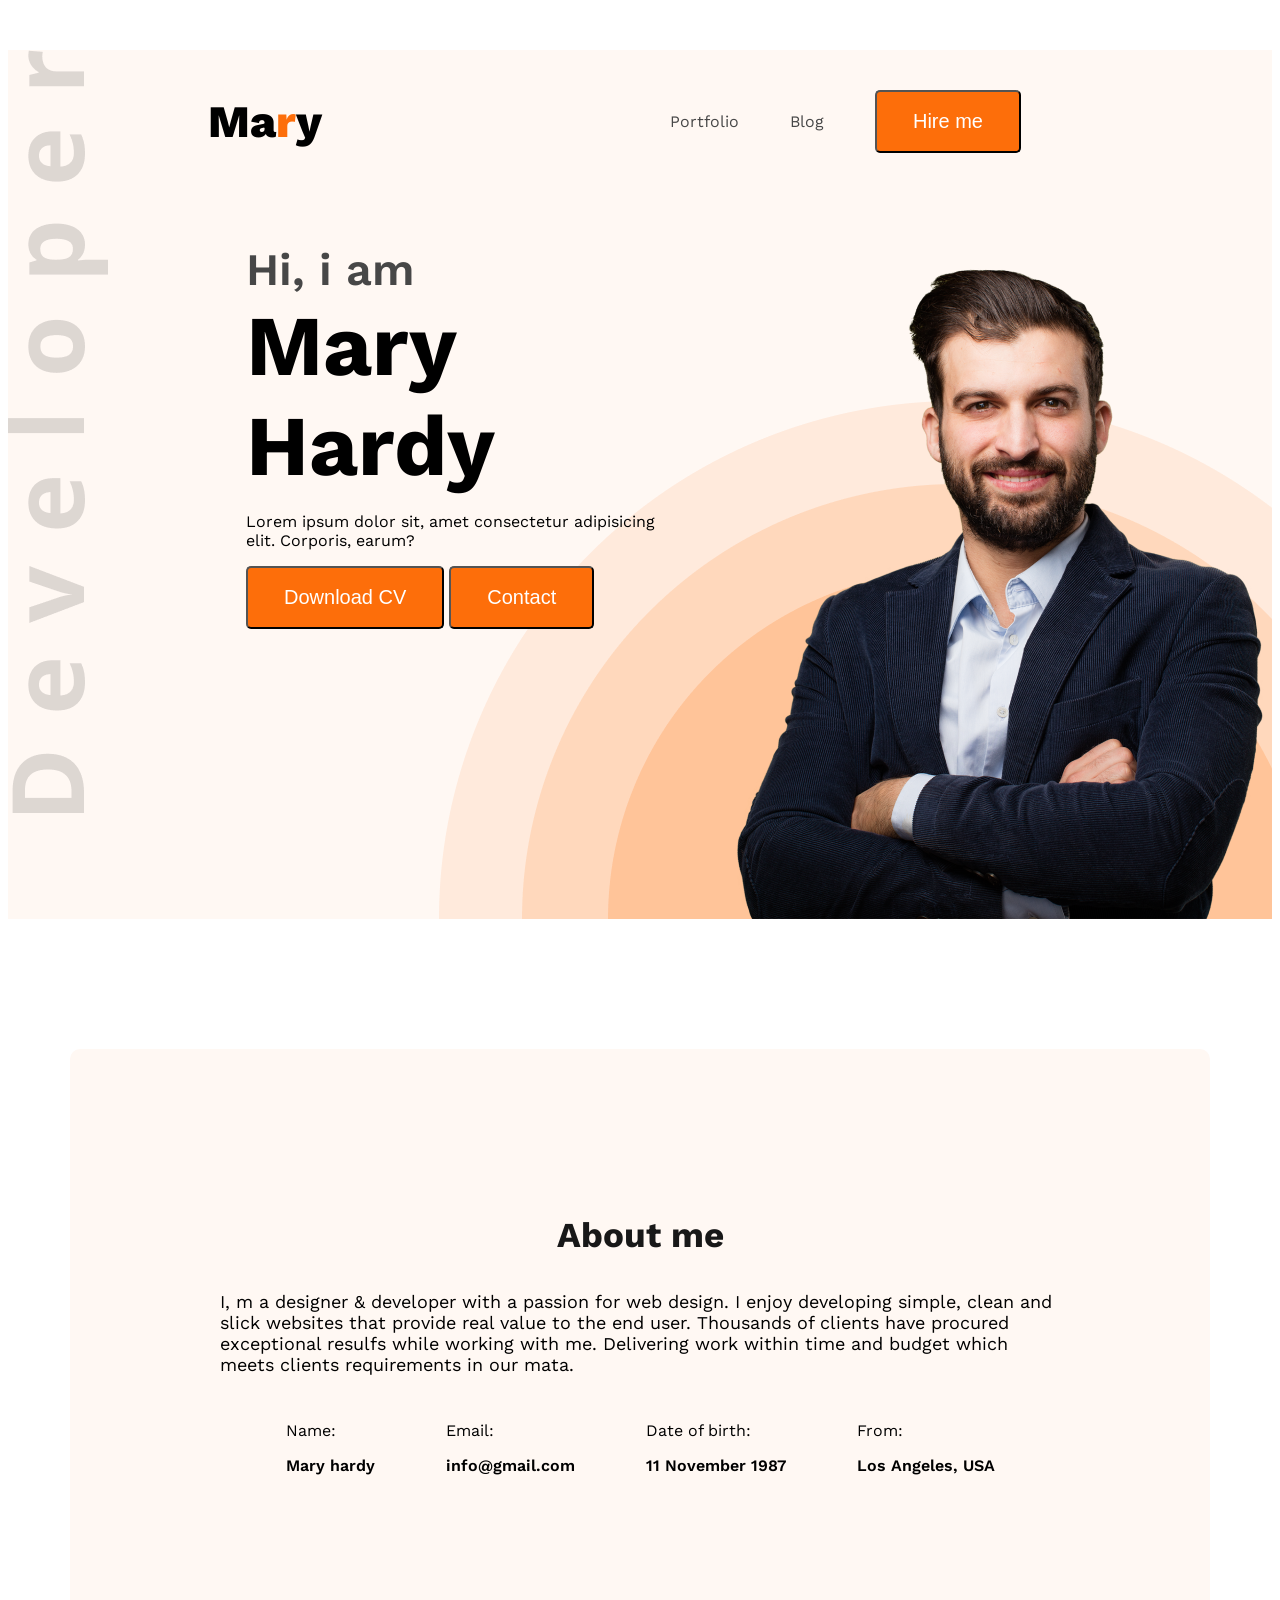
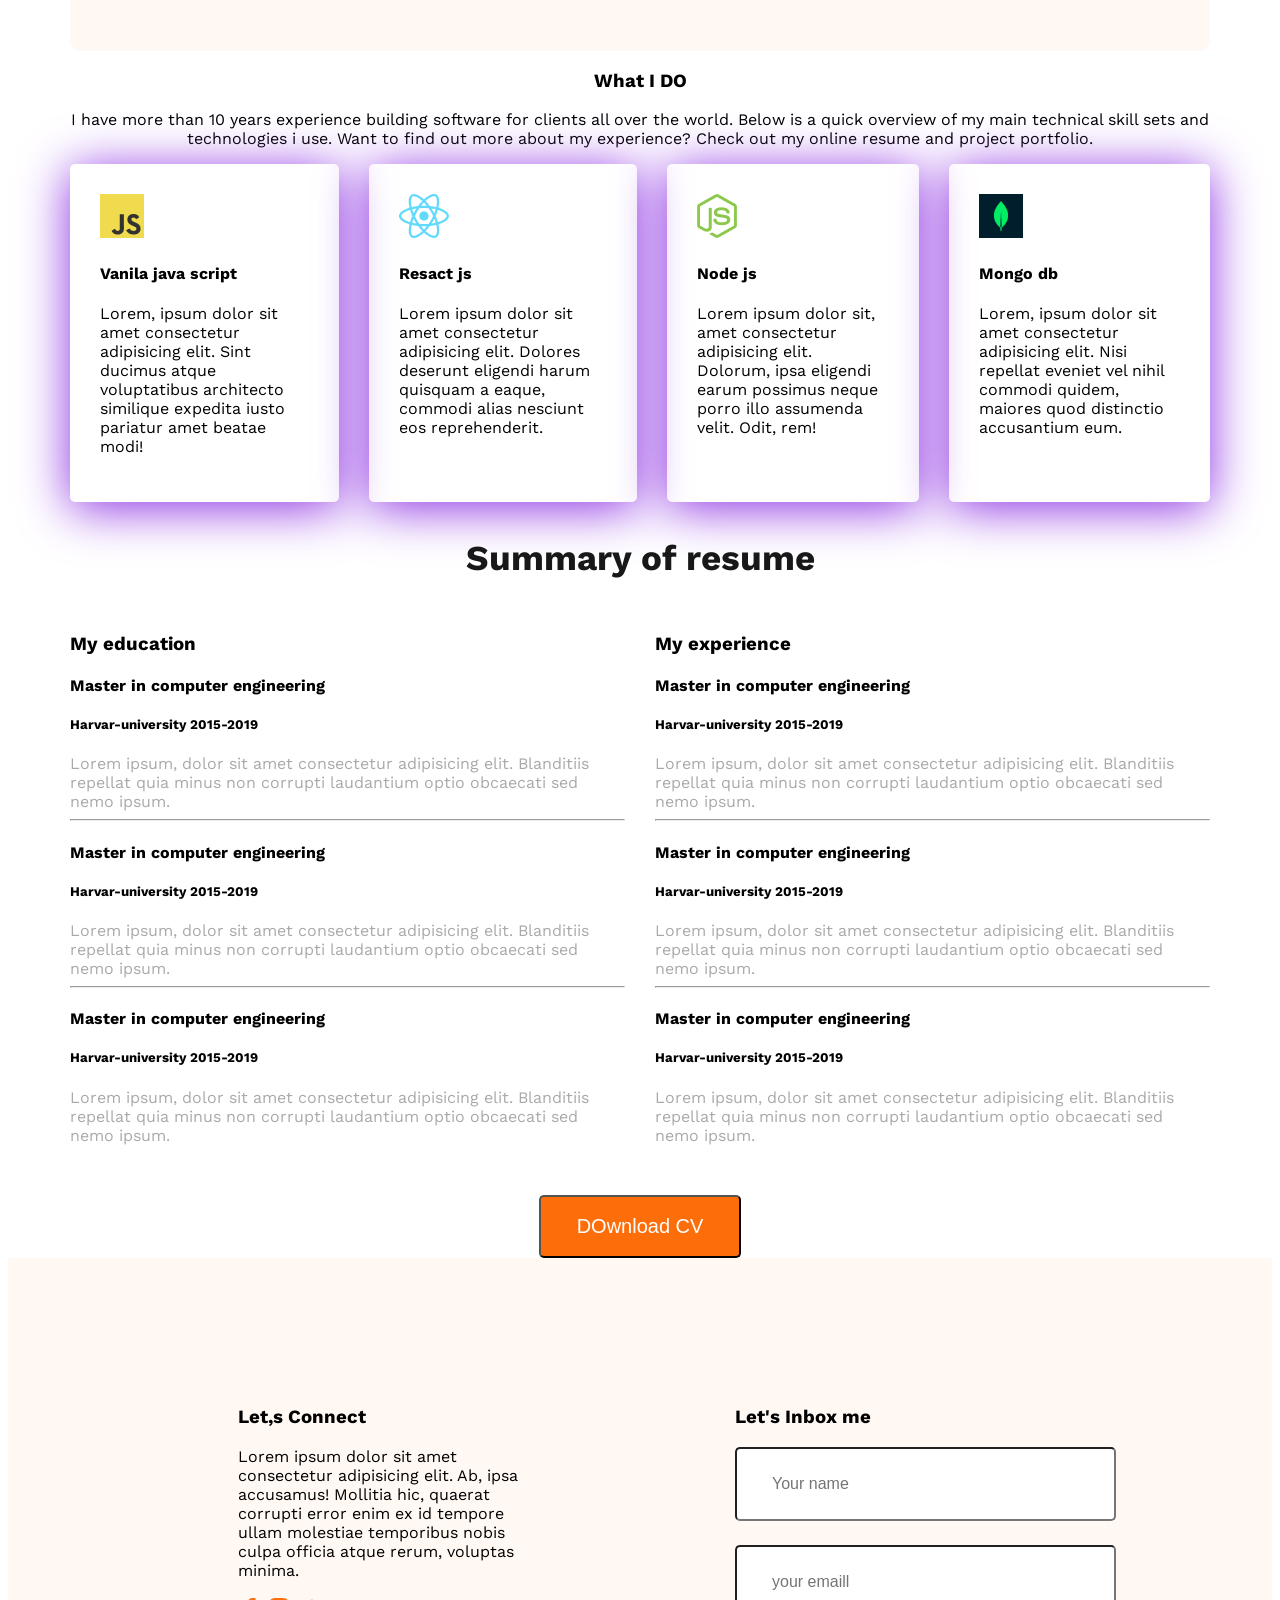
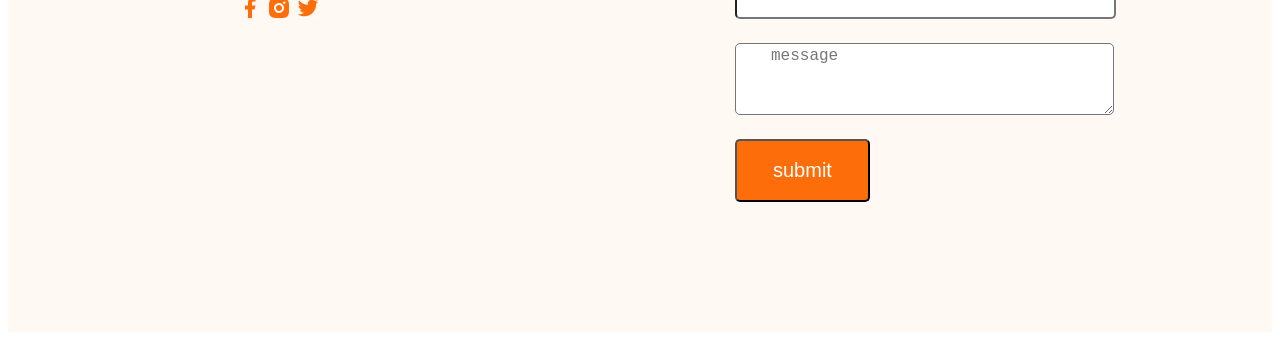
<file: index.html>
<!DOCTYPE html>
<html lang="en">
<head>
    <meta charset="UTF-8">
    <meta name="viewport" content="width=device-width, initial-scale=1.0">
    <title>Practice task</title>
 
  <link rel="stylesheet" href="styles/practice.css">
</head>
<body class="work-sans-normal">
 <header class="secondary-bg">
<nav>
    <h3 class="nav-title">Ma<span class="text-primary">r</span>y</h3>
    <ul>
        <li><a class="dark-2" href="">Portfolio</a></li>
        <li><a class="dark-2" href="">Blog</a></li>
        <li><a href=""><button class="btn-primary">Hire me</button></a></li>
    </ul>
</nav>

<div class="banner">

    <div class="banner-content">
<h4 class="banner-greetings dark-2">Hi, i am</h4>
<h1 class="banner-tile">Mary Hardy</h1>
<p class="banner-description">Lorem ipsum dolor sit, amet consectetur adipisicing elit. Corporis, earum?</p>
<button class="btn-primary">Download CV</button>
<button class="btn-primary">Contact</button>
    </div>
<img class="banner-pic" src="images/hardy.png" alt="">
</div>
 </header>
 <main>
<section class="about secondary-bg">
<h3 class="section-title">About me</h3>
<p class="section-description">I, m a designer & developer with a passion for web design. I enjoy developing simple, clean and slick websites that provide real value to the end user. Thousands of clients have procured exceptional resulfs while working with me. Delivering work within time and budget which meets clients requirements in our mata.</p>

<div class="about-items">
    <div class="about-item">
        <p class="item-title">Name: </p>
        <p class ="item-description">Mary hardy</p>
    </div>          
    <div class="about-item">
        <p class="item-title">Email:
            </p>
        <p class="item-description">info@gmail.com</p>
    </div>
    <div class="about-item">
        <p class="item-title">Date of birth:
            </p>
        <p class="item-description">11 November 1987</p>
    </div>
    <div class="about-item">
        <p class="item-title">From:
            </p>
        <p class="item-description">Los Angeles, USA</p>
    </div>
</div>


</section>

<section class="skills">

<h3 class="skill-title text-center">What I DO</h3>
<p class="skill-description text-center">I have more than 10 years experience building software for clients all over the world. Below is a quick overview of my main technical skill sets and technologies i use. Want to find out more about my experience? Check out my online resume and project portfolio.</p>

<div class="skills-container">
<div class="skill">
    <img src="icons/js.png" alt="">
    <h4 class="skil-title">Vanila java script</h4>
    <p class="skil-description">Lorem, ipsum dolor sit amet consectetur adipisicing elit. Sint ducimus atque voluptatibus architecto similique expedita iusto pariatur amet beatae modi!</p>
</div>
<div class="skill">
    <img src="icons/react.png" alt="">
    <h4 class="skil-title">Resact js</h4>
    <p class="skil-description">Lorem ipsum dolor sit amet consectetur adipisicing elit. Dolores deserunt eligendi harum quisquam a eaque, commodi alias nesciunt eos reprehenderit.</p>
</div>
<div class="skill">
    <img src="icons/nodejs.png" alt="">
    <h4 class="skil-title">Node js</h4>
    <p class="skil-description">Lorem ipsum dolor sit, amet consectetur adipisicing elit. Dolorum, ipsa eligendi earum possimus neque porro illo assumenda velit. Odit, rem!</p>
</div>
<div class="skill">
    <img src="icons/mongo.png" alt="">
    <h4 class="skil-title">Mongo db</h4>
    <p class="skil-description">Lorem, ipsum dolor sit amet consectetur adipisicing elit. Nisi repellat eveniet vel nihil commodi quidem, maiores quod distinctio accusantium eum.</p>
</div>

</div>
</section>

<section class="resume">
<h3 class="section-title">Summary of resume</h3>
<div class="resume-container">

<div class="resume-column">
    <h3 class="resume-column-title">My education</h3>
    <div class="experience">
        <h4 class="experience-title">Master in computer engineering</h4>
        <h5 class="experience-sub-title">Harvar-university 2015-2019</h5>
        <div class="experience-description">Lorem ipsum, dolor sit amet consectetur adipisicing elit. Blanditiis repellat quia minus non corrupti laudantium optio obcaecati sed nemo ipsum.</div>     
    </div>
    <hr>
    <div class="experience">
        <h4 class="experience-title">Master in computer engineering</h4>
        <h5 class="experience-sub-title">Harvar-university 2015-2019</h5>
        <div class="experience-description">Lorem ipsum, dolor sit amet consectetur adipisicing elit. Blanditiis repellat quia minus non corrupti laudantium optio obcaecati sed nemo ipsum.</div>
    </div>
    <hr>
    <div class="experience">
        <h4 class="experience-title">Master in computer engineering</h4>
        <h5 class="experience-sub-title">Harvar-university 2015-2019</h5>
        <div class="experience-description">Lorem ipsum, dolor sit amet consectetur adipisicing elit. Blanditiis repellat quia minus non corrupti laudantium optio obcaecati sed nemo ipsum.</div>
    </div>
</div>
<div class="resume-column">
    <h3 class="resume-column-title">My experience </h3>
    <div class="experience">
        <h4 class="experience-title">Master in computer engineering</h4>
        <h5 class="experience-sub-title">Harvar-university 2015-2019</h5>
        <div class="experience-description">Lorem ipsum, dolor sit amet consectetur adipisicing elit. Blanditiis repellat quia minus non corrupti laudantium optio obcaecati sed nemo ipsum.</div>
    </div>
    <hr>
    <div class="experience">
        <h4 class="experience-title">Master in computer engineering</h4>
        <h5 class="experience-sub-title">Harvar-university 2015-2019</h5>
        <div class="experience-description">Lorem ipsum, dolor sit amet consectetur adipisicing elit. Blanditiis repellat quia minus non corrupti laudantium optio obcaecati sed nemo ipsum.</div>
    </div>
    <hr>
    <div class="experience">
        <h4 class="experience-title">Master in computer engineering</h4>
        <h5 class="experience-sub-title">Harvar-university 2015-2019</h5>
        <div class="experience-description">Lorem ipsum, dolor sit amet consectetur adipisicing elit. Blanditiis repellat quia minus non corrupti laudantium optio obcaecati sed nemo ipsum.</div>
    </div>
</div>

</div>
<div class="text-center Download">
    <button class="btn-primary">DOwnload CV</button>
</div>

</section>

 </main>
 <footer class="secondary-bg">
    <div class="footer-column">
        <h3>Let,s Connect</h3>
        <p>Lorem ipsum dolor sit amet consectetur adipisicing elit. Ab, ipsa accusamus! Mollitia hic, quaerat corrupti error enim ex id tempore ullam molestiae temporibus nobis culpa officia atque rerum, voluptas minima.</p>
        <div>
        <a href=""><img src="icons/facebook.png" alt=""></a>
        <a href=""><img src="icons/insta.png" alt=""></a>
        <a href=""><img src="icons/twitter.png" alt=""></a>
        </div>
    </div>
<div class="footer-column">
<h3 class="footer-title">Let's Inbox me</h3>
<form action="">
    <input type="text" placeholder="Your name">
    <input type="text" placeholder="your emaill">
  <textarea  name="" id="" cols="30" rows="0" placeholder="message"></textarea>
  <input class="btn-primary submit" type="submit" value="submit">
</form>
</div>
   

 </footer>

</body>
</html>
</file>
<file: styles/practice.css>
@import url('https://fonts.googleapis.com/css2?family=Sankofa+Display&family=Work+Sans:ital,wght@0,100..900;1,100..900&display=swap');
.work-sans-normal {
    font-family: "Work Sans", sans-serif;
    font-optical-sizing: auto;
    font-weight: <weight>;
    font-style: normal;
  }
  /* text colour  */
.secondary-bg{
background-color: #FFF8F3;
}

.text-primary{
    color: #FD6E0A;
}
.dark-2{
color: #474747;
}
.btn-primary{
    border-radius: 5px;
    background: rgb(253, 110, 10);
    font-size: 20px;
    color: #FFFFFF;
    padding: 18px 36px;

}

header{
    background-image: url(..//images/developer.png), url(../images/header_bg.png);
    background-repeat: no-repeat;
    background-position: top left, right bottom;
   
}

.section-title{
    color: #181818 ;
    font-weight: bold;
    font-size: 35px;
    text-align: center;
}

.section-description{
    font-size: 18px;
}



/* text style/ */

nav{
    display: flex;
    align-items: center;
    justify-content: space-between;
    margin: 50px 200px;
}

.nav-title{
    font-weight: 800;
    font-size: 45px;
}
nav ul{
    display: flex;
    align-items: center;
}
nav ul li {
    list-style: none;
    margin-right: 51px;
}
a{
    text-decoration: none;
}

/* banner style  */
.banner{
    display: flex;
    justify-content: space-between;
}
.banner-content{
    width: 585px;
    margin: 0 30px 0 238px;
  
}

.banner-greetings{
    font-size: 45px;
    font-weight: 600;
    margin: 0;
}
.banner-tile{
    font-weight: bold;
    font-size: 85px;
    margin: 0;
   
}
.banner-pic{
    width: 584px;
}

/* main style  */

main{
    max-width: 1140px;
margin: 0 auto;
}

/* section style  */

.about{
    border-radius: 10px;
    padding: 130px 150px;
    margin-top: 130px;
}
.about-items{
    display: flex;
    justify-content: space-around;
    margin: 30px;
}
.item-description{
    font-weight: 600;
}
.text-center{
    text-align: center;
}
.skills-container{
    display: flex;
  gap: 30px;
  
}
.skill{
    border-radius: 5px;
    padding: 30px;
    box-shadow: 0 6px 50px 0px blueviolet;
}

.resume-container{
    display: flex;
   gap: 30px;
}
.experience-description, .exeprience-sub-title{
    color: darkgrey;

}
.Download{
    margin-top: 50px;
}
footer{
    padding: 130px 230px;
    display: flex;
    gap: 190px
    ;
}
.footer-column{
    width: 50%;
}
footer input[type="text"], footer textarea{
    height: 64px;
    border-radius: 5px;
    background-color: white;
    width: 100%;
    display: block;
    padding: 3px 35px;
    margin-bottom: 24px;
    font-size: 16px;
}
.submit{
    display: block;
    margin-top: 15px;
}
</file>
